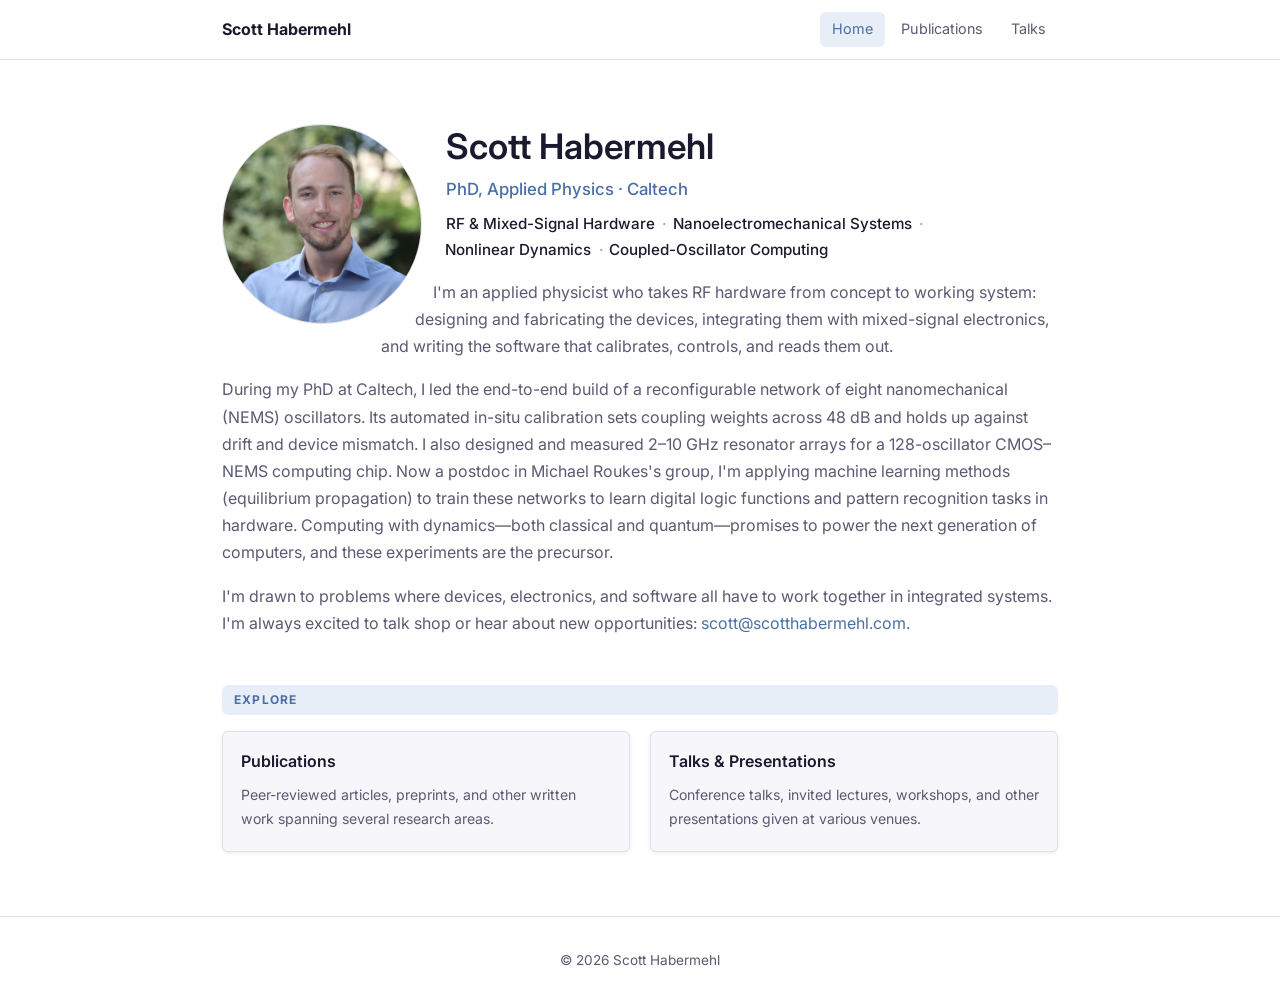
<file: index.html>
<!DOCTYPE html>
<html lang="en">
<head>
  <meta charset="UTF-8">
  <meta name="viewport" content="width=device-width, initial-scale=1.0">
  <title>Scott Habermehl</title>
  <link rel="preconnect" href="https://fonts.googleapis.com">
  <link rel="preconnect" href="https://fonts.gstatic.com" crossorigin>
  <link href="https://fonts.googleapis.com/css2?family=Inter:wght@400;500;600;700&display=swap" rel="stylesheet">
  <link rel="stylesheet" href="css/style.css">
</head>
<body>

  <!-- Navigation -->
  <nav id="main-nav">
    <div class="nav-inner">
      <a href="index.html" class="nav-brand">Scott Habermehl</a>
      <button class="nav-toggle" aria-label="Toggle navigation" onclick="document.getElementById('main-nav').classList.toggle('nav-open')">
        <span></span><span></span><span></span>
      </button>
      <ul class="nav-links">
        <li><a href="index.html" class="active">Home</a></li>
        <li><a href="publications.html">Publications</a></li>
        <li><a href="talks.html">Talks</a></li>
        <!-- HIDDEN (blog): <li><a href="blog/index.html">Blog</a></li> -->
      </ul>
    </div>
  </nav>

  <!-- Hero -->
  <div class="container">
    <div class="hero">
      <!-- Photo crop: --photo-x / --photo-y = focal point (0% = left/top, 100% = right/bottom),
           --photo-zoom = magnification around that point (1 = no zoom) -->
      <div class="hero-photo" style="--photo-x: 50%; --photo-y: 35%; --photo-zoom: 1.12;">
        <img src="assets/profile.jpg" alt="Scott Habermehl">
      </div>
      <div class="hero-text">
        <h1>Scott Habermehl</h1>
        <p class="hero-tagline">PhD, Applied Physics · Caltech</p>
        <p class="hero-tags">
          <span>RF &amp; Mixed-Signal Hardware</span>
          <span>Nanoelectromechanical Systems</span>
          <span>Nonlinear Dynamics</span>
          <span>Coupled-Oscillator Computing</span>
        </p>
        <p class="hero-bio">
          I'm an applied physicist who takes RF hardware from concept to working system: designing and fabricating the devices, integrating them with mixed-signal electronics, and writing the software that calibrates, controls, and reads them out.
        </p>
        <p class="hero-bio">
          During my PhD at Caltech, I led the end-to-end build of a reconfigurable network of eight nanomechanical (NEMS) oscillators. Its automated in-situ calibration sets coupling weights across 48&nbsp;dB and holds up against drift and device mismatch. I also designed and measured 2&ndash;10&nbsp;GHz resonator arrays for a 128-oscillator CMOS&ndash;NEMS computing chip. Now a postdoc in Michael Roukes's group, I'm applying machine learning methods (equilibrium propagation) to train these networks to learn digital logic functions and pattern recognition tasks in hardware. Computing with dynamics&mdash;both classical and quantum&mdash;promises to power the next generation of computers, and these experiments are the precursor.
        </p>
        <p class="hero-bio">
          I'm drawn to problems where devices, electronics, and software all have to work together in integrated systems. I'm always excited to talk shop or hear about new opportunities:
          <a href="mailto:scott@scotthabermehl.com">scott@scotthabermehl.com</a>.
        </p>
      </div>
    </div>

    <!-- Explore -->
    <section>
      <p class="section-title">Explore</p>
      <div class="card-grid">

        <a href="publications.html" class="card" style="text-decoration:none; color:inherit;">
          <div class="card-body">
            <div class="card-title">Publications</div>
            <p class="card-desc">
              Peer-reviewed articles, preprints, and other written work spanning
              several research areas.
            </p>
          </div>
        </a>

        <a href="talks.html" class="card" style="text-decoration:none; color:inherit;">
          <div class="card-body">
            <div class="card-title">Talks &amp; Presentations</div>
            <p class="card-desc">
              Conference talks, invited lectures, workshops, and other presentations
              given at various venues.
            </p>
          </div>
        </a>

        <!-- HIDDEN (blog):
        <a href="blog/index.html" class="card" style="text-decoration:none; color:inherit;">
          <div class="card-body">
            <div class="card-title">Blog</div>
            <p class="card-desc">
              Project write-ups, tools, and short notes on topics I find interesting.
              Coming soon!
            </p>
          </div>
        </a>
        -->

      </div>
    </section>

  </div>

  <footer>
    <div class="container">
      &copy; 2026 Scott Habermehl
    </div>
  </footer>

</body>
</html>
</file>
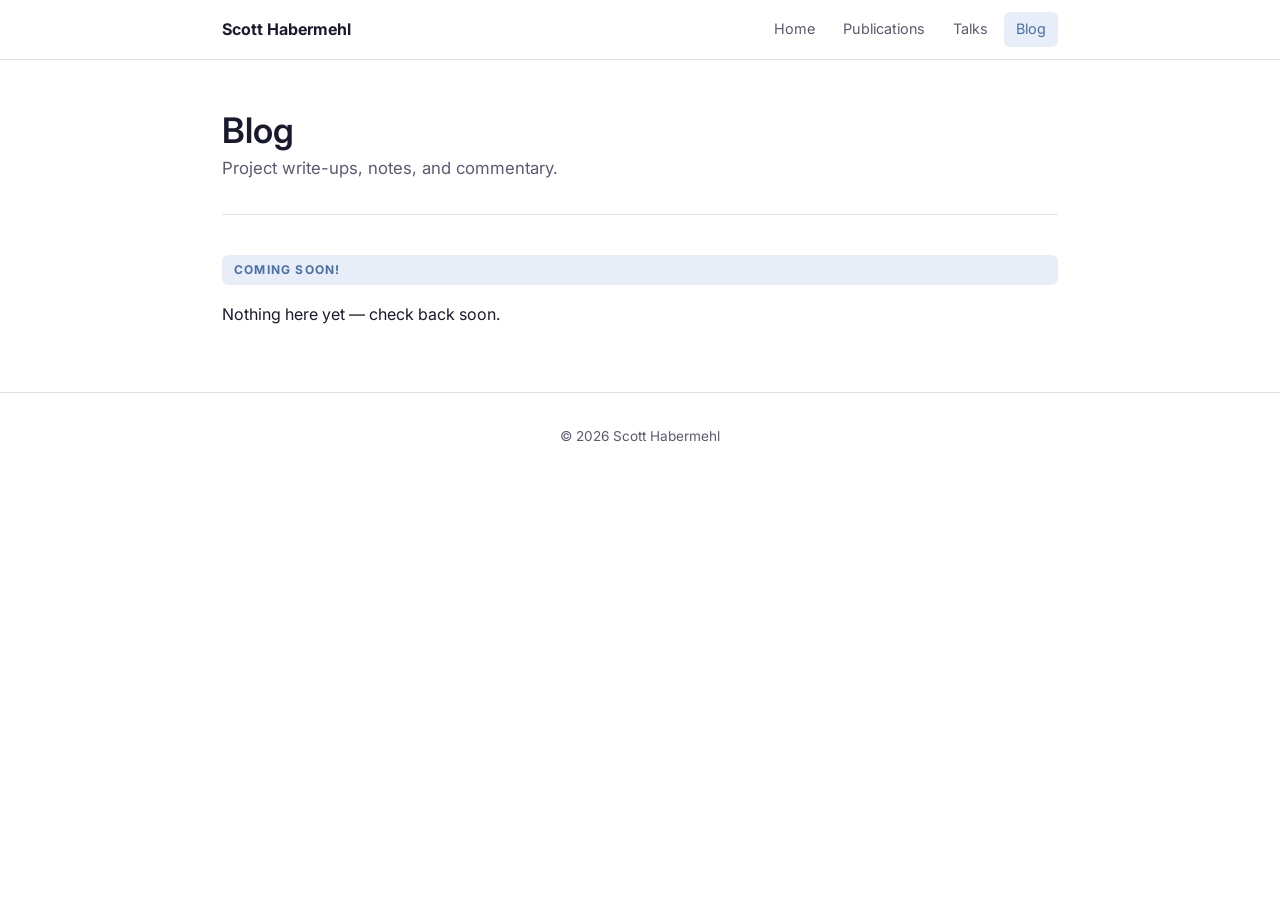
<file: blog/index.html>
<!DOCTYPE html>
<html lang="en">
<head>
  <meta charset="UTF-8">
  <meta name="viewport" content="width=device-width, initial-scale=1.0">
  <title>Blog — Scott Habermehl</title>
  <link rel="preconnect" href="https://fonts.googleapis.com">
  <link rel="preconnect" href="https://fonts.gstatic.com" crossorigin>
  <link href="https://fonts.googleapis.com/css2?family=Inter:wght@400;500;600;700&display=swap" rel="stylesheet">
  <link rel="stylesheet" href="../css/style.css">
</head>
<body>

  <nav id="main-nav">
    <div class="nav-inner">
      <a href="../index.html" class="nav-brand">Scott Habermehl</a>
      <button class="nav-toggle" aria-label="Toggle navigation" onclick="document.getElementById('main-nav').classList.toggle('nav-open')">
        <span></span><span></span><span></span>
      </button>
      <ul class="nav-links">
        <li><a href="../index.html">Home</a></li>
        <li><a href="../publications.html">Publications</a></li>
        <li><a href="../talks.html">Talks</a></li>
        <li><a href="index.html" class="active">Blog</a></li>
      </ul>
    </div>
  </nav>

  <div class="container">
    <div class="page-header">
      <h1>Blog</h1>
      <p>Project write-ups, notes, and commentary.</p>
    </div>

    <section>
      <p class="section-title">Coming Soon!</p>
      <p>Nothing here yet — check back soon.</p>
    </section>
  </div>

  <footer>
    <div class="container">
      &copy; 2026 Scott Habermehl
    </div>
  </footer>

</body>
</html>
</file>
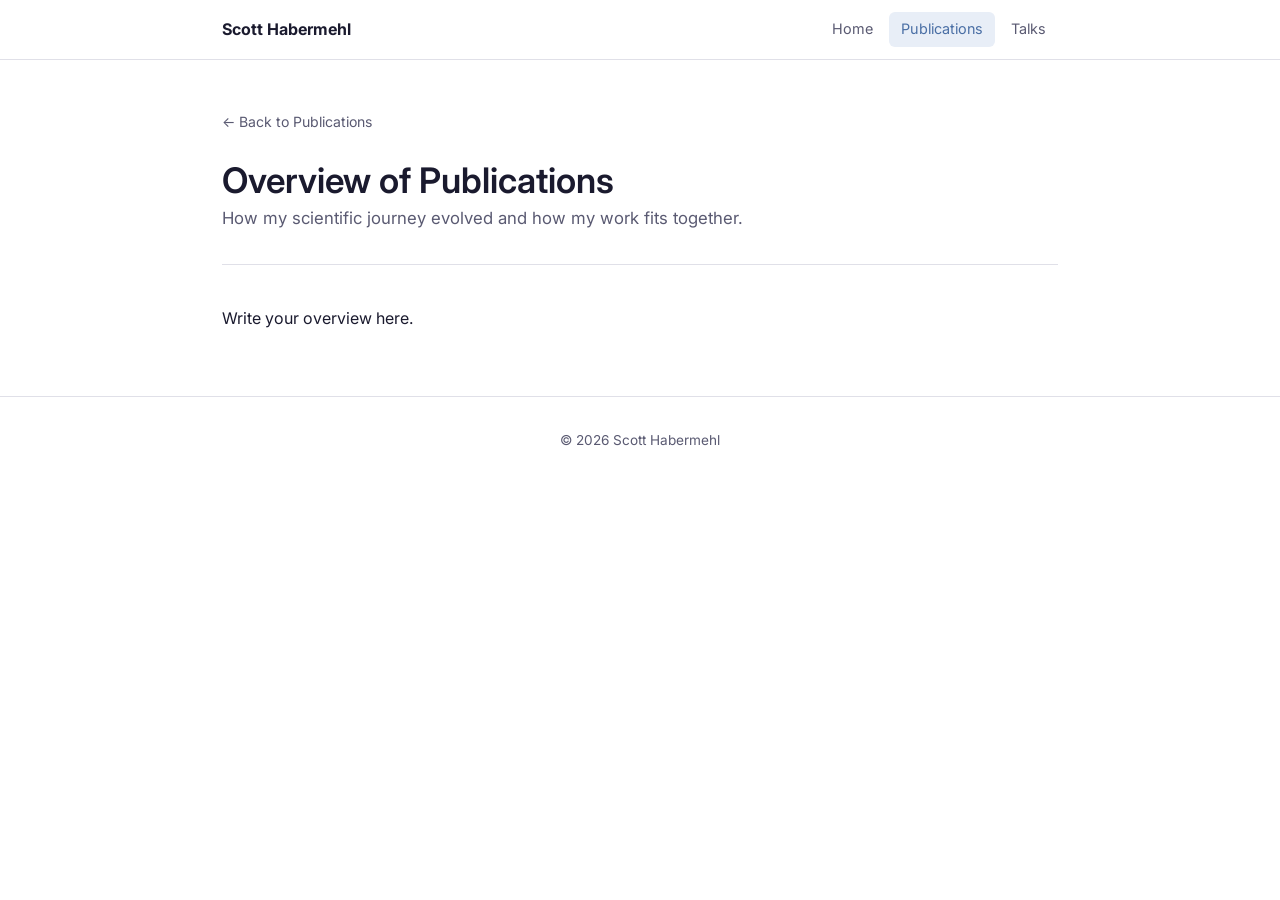
<file: publications-overview.html>
<!DOCTYPE html>
<html lang="en">
<head>
  <meta charset="UTF-8">
  <meta name="viewport" content="width=device-width, initial-scale=1.0">
  <title>Overview of Publications — Scott Habermehl</title>
  <link rel="preconnect" href="https://fonts.googleapis.com">
  <link rel="preconnect" href="https://fonts.gstatic.com" crossorigin>
  <link href="https://fonts.googleapis.com/css2?family=Inter:wght@400;500;600;700&display=swap" rel="stylesheet">
  <link rel="stylesheet" href="css/style.css">
</head>
<body>

  <nav id="main-nav">
    <div class="nav-inner">
      <a href="index.html" class="nav-brand">Scott Habermehl</a>
      <button class="nav-toggle" aria-label="Toggle navigation" onclick="document.getElementById('main-nav').classList.toggle('nav-open')">
        <span></span><span></span><span></span>
      </button>
      <ul class="nav-links">
        <li><a href="index.html">Home</a></li>
        <li><a href="publications.html" class="active">Publications</a></li>
        <li><a href="talks.html">Talks</a></li>
        <!-- HIDDEN (blog): <li><a href="blog/index.html">Blog</a></li> -->
      </ul>
    </div>
  </nav>

  <div class="container">
    <div class="page-header">
      <a href="publications.html" class="back-link">&#8592; Back to Publications</a>
      <h1>Overview of Publications</h1>
      <p>How my scientific journey evolved and how my work fits together.</p>
    </div>

    <section>
      <p>Write your overview here.</p>
    </section>
  </div>

  <footer>
    <div class="container">
      &copy; 2026 Scott Habermehl
    </div>
  </footer>

</body>
</html>
</file>
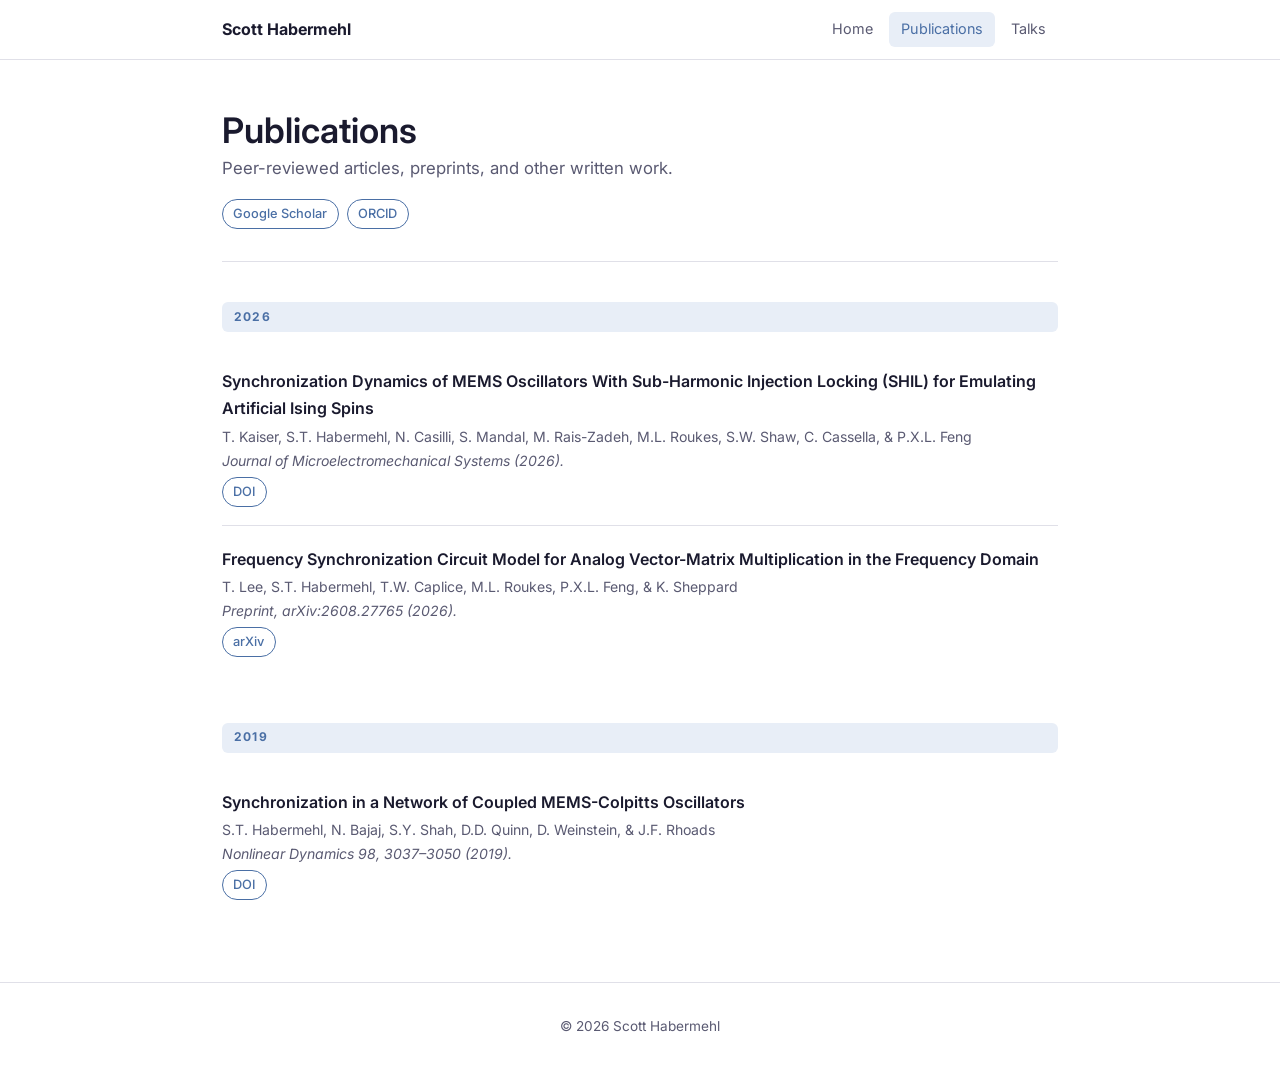
<file: publications.html>
<!DOCTYPE html>
<html lang="en">
<head>
  <meta charset="UTF-8">
  <meta name="viewport" content="width=device-width, initial-scale=1.0">
  <title>Publications — Scott Habermehl</title>
  <link rel="preconnect" href="https://fonts.googleapis.com">
  <link rel="preconnect" href="https://fonts.gstatic.com" crossorigin>
  <link href="https://fonts.googleapis.com/css2?family=Inter:wght@400;500;600;700&display=swap" rel="stylesheet">
  <link rel="stylesheet" href="css/style.css">
</head>
<body>

  <nav id="main-nav">
    <div class="nav-inner">
      <a href="index.html" class="nav-brand">Scott Habermehl</a>
      <button class="nav-toggle" aria-label="Toggle navigation" onclick="document.getElementById('main-nav').classList.toggle('nav-open')">
        <span></span><span></span><span></span>
      </button>
      <ul class="nav-links">
        <li><a href="index.html">Home</a></li>
        <li><a href="publications.html" class="active">Publications</a></li>
        <li><a href="talks.html">Talks</a></li>
        <!-- HIDDEN (blog): <li><a href="blog/index.html">Blog</a></li> -->
      </ul>
    </div>
  </nav>

  <div class="container">
    <div class="page-header">
      <h1>Publications</h1>
      <p>Peer-reviewed articles, preprints, and other written work.</p>
      <div class="link-row">
        <a href="https://scholar.google.com/citations?user=rktPAKIAAAAJ&amp;hl=en&amp;oi=ao">Google Scholar</a>
        <a href="https://orcid.org/0009-0006-2970-4580">ORCID</a>
      </div>
    </div>

    <!-- 2026 -->
    <section>
      <p class="section-title">2026</p>
      <ul class="pub-list">
        <li class="pub-item">
          <div class="pub-title">Synchronization Dynamics of MEMS Oscillators With Sub-Harmonic Injection Locking (SHIL) for Emulating Artificial Ising Spins</div>
          <div class="pub-authors">T. Kaiser, S.T. Habermehl, N. Casilli, S. Mandal, M. Rais-Zadeh, M.L. Roukes, S.W. Shaw, C. Cassella, &amp; P.X.L. Feng</div>
          <div class="pub-venue">Journal of Microelectromechanical Systems (2026).</div>
          <div class="link-row">
            <a href="https://doi.org/10.1109/JMEMS.2026.3654111">DOI</a>
          </div>
        </li>

        <li class="pub-item">
          <div class="pub-title">Frequency Synchronization Circuit Model for Analog Vector-Matrix Multiplication in the Frequency Domain</div>
          <div class="pub-authors">T. Lee, S.T. Habermehl, T.W. Caplice, M.L. Roukes, P.X.L. Feng, &amp; K. Sheppard</div>
          <div class="pub-venue">Preprint, arXiv:2608.27765 (2026).</div>
          <div class="link-row">
            <a href="https://arxiv.org/abs/2608.27765">arXiv</a>
          </div>
        </li>
      </ul>
    </section>

    <!-- 2019 -->
    <section>
      <p class="section-title">2019</p>
      <ul class="pub-list">
        <li class="pub-item">
          <div class="pub-title">Synchronization in a Network of Coupled MEMS-Colpitts Oscillators</div>
          <div class="pub-authors">S.T. Habermehl, N. Bajaj, S.Y. Shah, D.D. Quinn, D. Weinstein, &amp; J.F. Rhoads</div>
          <div class="pub-venue">Nonlinear Dynamics 98, 3037–3050 (2019).</div>
          <div class="link-row">
            <a href="https://doi.org/10.1007/s11071-019-05107-1">DOI</a>
          </div>
        </li>
      </ul>
    </section>

  </div>

  <footer>
    <div class="container">
      &copy; 2026 Scott Habermehl
    </div>
  </footer>

</body>
</html>
</file>
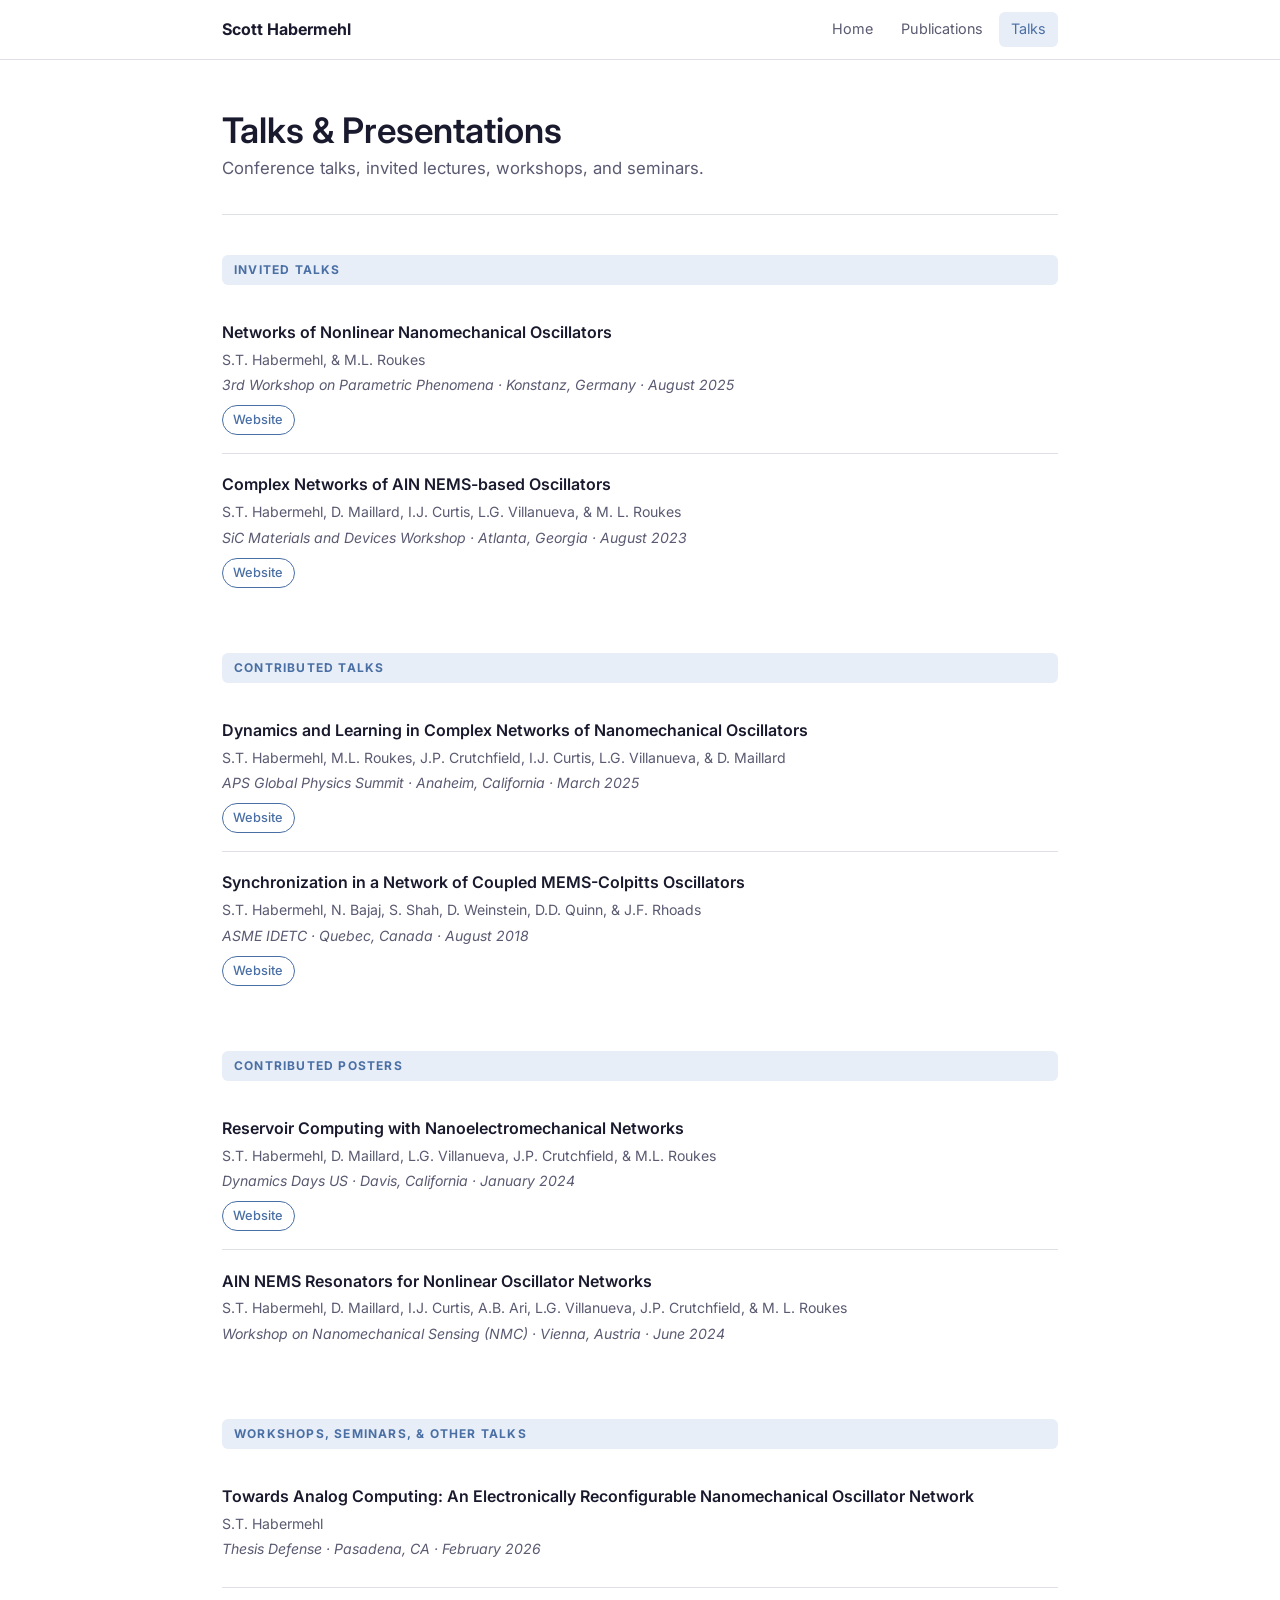
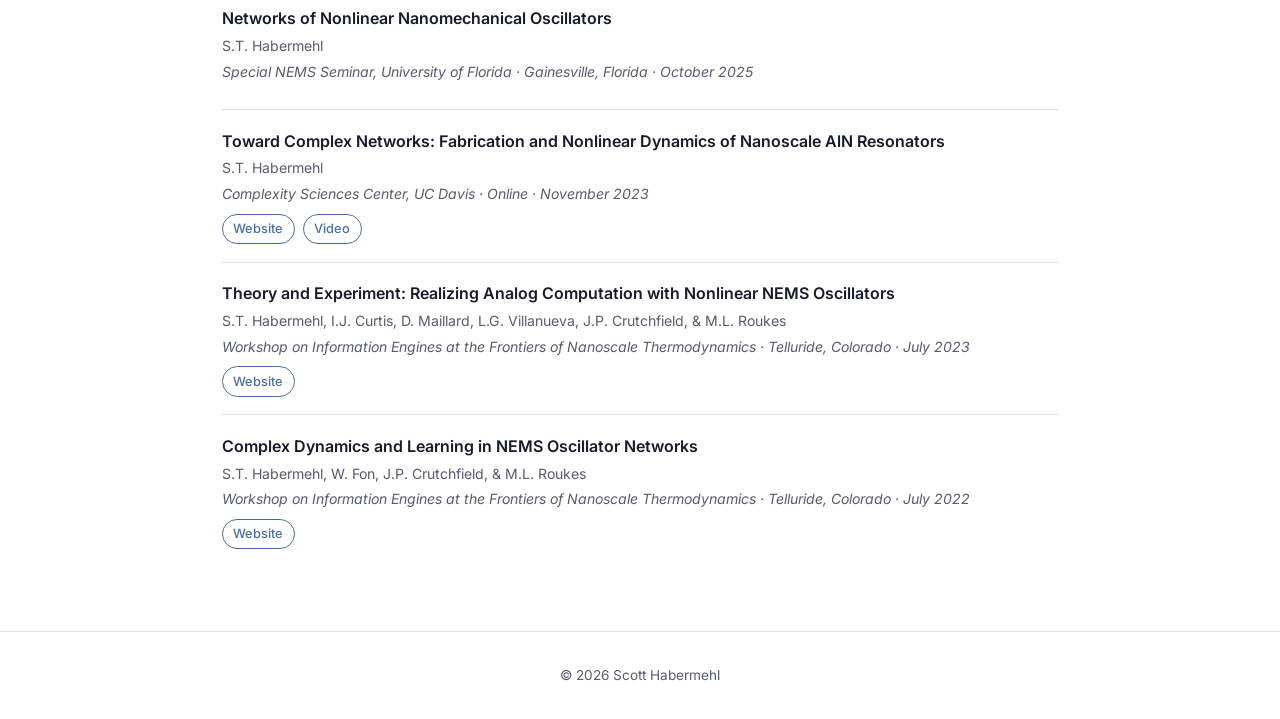
<file: talks.html>
<!DOCTYPE html>
<html lang="en">
<head>
  <meta charset="UTF-8">
  <meta name="viewport" content="width=device-width, initial-scale=1.0">
  <title>Talks — Scott Habermehl</title>
  <link rel="preconnect" href="https://fonts.googleapis.com">
  <link rel="preconnect" href="https://fonts.gstatic.com" crossorigin>
  <link href="https://fonts.googleapis.com/css2?family=Inter:wght@400;500;600;700&display=swap" rel="stylesheet">
  <link rel="stylesheet" href="css/style.css">
</head>
<body>

  <nav id="main-nav">
    <div class="nav-inner">
      <a href="index.html" class="nav-brand">Scott Habermehl</a>
      <button class="nav-toggle" aria-label="Toggle navigation" onclick="document.getElementById('main-nav').classList.toggle('nav-open')">
        <span></span><span></span><span></span>
      </button>
      <ul class="nav-links">
        <li><a href="index.html">Home</a></li>
        <li><a href="publications.html">Publications</a></li>
        <li><a href="talks.html" class="active">Talks</a></li>
        <!-- HIDDEN (blog): <li><a href="blog/index.html">Blog</a></li> -->
      </ul>
    </div>
  </nav>

  <div class="container">
    <div class="page-header">
      <h1>Talks &amp; Presentations</h1>
      <p>Conference talks, invited lectures, workshops, and seminars.</p>
    </div>

    <!-- 1. Invited Talks -->
    <section>
      <p class="section-title">Invited Talks</p>
      <ul class="talk-list">

        <li class="talk-item">
          <div class="talk-title">Networks of Nonlinear Nanomechanical Oscillators</div>
          <div class="talk-authors">S.T. Habermehl, &amp; M.L. Roukes</div>
          <div class="talk-venue">3rd Workshop on Parametric Phenomena &middot; Konstanz, Germany &middot; August 2025</div>
          <div class="link-row" style="margin-top:0.5rem;">
            <a href="https://www.pep.ethz.ch/index.html">Website</a>
            <!-- <a href="#">Slides</a> -->
            <!-- <a href="#">PDF</a> -->
            <!-- <a href="#">Poster</a> -->
            <!-- <a href="#">Video</a> -->
          </div>
        </li>

        <li class="talk-item">
          <div class="talk-title">Complex Networks of AlN NEMS-based Oscillators</div>
          <div class="talk-authors">S.T. Habermehl, D. Maillard, I.J. Curtis, L.G. Villanueva, &amp; M. L. Roukes</div>
          <div class="talk-venue">SiC Materials and Devices Workshop &middot; Atlanta, Georgia &middot; August 2023</div>
          <div class="link-row" style="margin-top:0.5rem;">
          <a href="https://sites.google.com/case.edu/sic2023">Website</a>
            <!-- <a href="#">Slides</a> -->
            <!-- <a href="#">PDF</a> -->
            <!-- <a href="#">Poster</a> -->
            <!-- <a href="#">Video</a> -->
          </div>
        </li>

      </ul>
    </section>

    <!-- 2. Contributed Conference Talks -->
    <section>
      <p class="section-title">Contributed Talks</p>
      <ul class="talk-list">

        <li class="talk-item">
          <div class="talk-title">Dynamics and Learning in Complex Networks of Nanomechanical Oscillators</div>
          <div class="talk-authors">S.T. Habermehl, M.L. Roukes, J.P. Crutchfield, I.J. Curtis, L.G. Villanueva, &amp; D. Maillard</div>
          <div class="talk-venue">APS Global Physics Summit &middot; Anaheim, California &middot; March 2025</div>
          <div class="link-row" style="margin-top:0.5rem;">
            <a href="https://www.aps.org/">Website</a>
            <!-- <a href="#">Slides</a> -->
            <!-- <a href="#">PDF</a> -->
            <!-- <a href="#">Poster</a> -->
            <!-- <a href="#">Video</a> -->
          </div>
        </li>

        <li class="talk-item">
          <div class="talk-title">Synchronization in a Network of Coupled MEMS-Colpitts Oscillators</div>
          <div class="talk-authors">S.T. Habermehl, N. Bajaj, S. Shah, D. Weinstein, D.D. Quinn, &amp; J.F. Rhoads</div>
          <div class="talk-venue">ASME IDETC &middot; Quebec, Canada &middot; August 2018</div>
          <div class="link-row" style="margin-top:0.5rem;">
          <a href="https://asmedigitalcollection.asme.org/IDETC-CIE/IDETC-CIE2018/volume/51722">Website</a>
            <!-- <a href="#">Slides</a> -->
            <!-- <a href="#">PDF</a> -->
            <!-- <a href="#">Poster</a> -->
            <!-- <a href="#">Video</a> -->
          </div>
        </li>

      </ul>
    </section>

    <!-- 3. Contributed Posters -->
    <section>
      <p class="section-title">Contributed Posters</p>
      <ul class="talk-list">

        <li class="talk-item">
          <div class="talk-title">Reservoir Computing with Nanoelectromechanical Networks</div>
          <div class="talk-authors">S.T. Habermehl, D. Maillard, L.G. Villanueva, J.P. Crutchfield, &amp; M.L. Roukes</div>
          <div class="talk-venue">Dynamics Days US &middot; Davis, California &middot; January 2024</div>
          <div class="link-row" style="margin-top:0.5rem;">
          <a href="https://dynamicsdays.info/us/index.html">Website</a>
            <!-- <a href="#">Slides</a> -->
            <!-- <a href="#">PDF</a> -->
            <!-- <a href="#">Poster</a> -->
            <!-- <a href="#">Video</a> -->
          </div>
        </li>

        <li class="talk-item">
          <div class="talk-title">AlN NEMS Resonators for Nonlinear Oscillator Networks</div>
          <div class="talk-authors">S.T. Habermehl, D. Maillard, I.J. Curtis, A.B. Ari, L.G. Villanueva, J.P. Crutchfield, &amp; M. L. Roukes</div>
          <div class="talk-venue">Workshop on Nanomechanical Sensing (NMC) &middot; Vienna, Austria &middot; June 2024</div>
          <div class="link-row" style="margin-top:0.5rem;">
            <!-- <a href="#">Website</a> -->
            <!-- <a href="#">Slides</a> -->
            <!-- <a href="#">PDF</a> -->
            <!-- <a href="#">Poster</a> -->
            <!-- <a href="#">Video</a> -->
          </div>
        </li>

      </ul>
    </section>

    <!-- 4. Workshops, Seminars, and Other Talks -->
    <section>
      <p class="section-title">Workshops, Seminars, &amp; Other Talks</p>
      <ul class="talk-list">

        <li class="talk-item">
          <div class="talk-title">Towards Analog Computing: An Electronically Reconfigurable Nanomechanical Oscillator Network</div>
          <div class="talk-authors">S.T. Habermehl</div>
          <div class="talk-venue">Thesis Defense &middot; Pasadena, CA &middot; February 2026</div>
          <div class="link-row" style="margin-top:0.5rem;">
            <!-- <a href="#">Website</a> -->
            <!-- <a href="#">Slides</a> -->
            <!-- <a href="#">PDF</a> -->
            <!-- <a href="#">Poster</a> -->
            <!-- <a href="#">Video</a> -->
          </div>
        </li>

        <li class="talk-item">
          <div class="talk-title">Networks of Nonlinear Nanomechanical Oscillators</div>
          <div class="talk-authors">S.T. Habermehl</div>
          <div class="talk-venue">Special NEMS Seminar, University of Florida &middot; Gainesville, Florida &middot; October 2025</div>
          <div class="link-row" style="margin-top:0.5rem;">
            <!-- <a href="#">Website</a> -->
            <!-- <a href="#">Slides</a> -->
            <!-- <a href="#">PDF</a> -->
            <!-- <a href="#">Poster</a> -->
            <!-- <a href="#">Video</a> -->
          </div>
        </li>

        <li class="talk-item">
          <div class="talk-title">Toward Complex Networks: Fabrication and Nonlinear Dynamics of Nanoscale AlN Resonators</div>
          <div class="talk-authors">S.T. Habermehl</div>
          <div class="talk-venue">Complexity Sciences Center, UC Davis &middot; Online &middot; November 2023</div>
          <div class="link-row" style="margin-top:0.5rem;">
            <a href="https://csc.ucdavis.edu/Welcome.html">Website</a> 
            <!-- <a href="#">Slides</a> -->
            <!-- <a href="#">PDF</a> -->
            <!-- <a href="#">Poster</a> -->
            <a href="https://csc.ucdavis.edu/~chaos/share/Habermehl.15nov23.mp4">Video</a>
          </div>
        </li>

        <li class="talk-item">
          <div class="talk-title">Theory and Experiment: Realizing Analog Computation with Nonlinear NEMS Oscillators</div>
          <div class="talk-authors">S.T. Habermehl, I.J. Curtis, D. Maillard, L.G. Villanueva, J.P. Crutchfield, &amp; M.L. Roukes</div>
          <div class="talk-venue">Workshop on Information Engines at the Frontiers of Nanoscale Thermodynamics &middot; Telluride, Colorado &middot; July 2023</div>
          <div class="link-row" style="margin-top:0.5rem;">
          <a href="https://telluridescience.org/">Website</a>
            <!-- <a href="#">Slides</a> -->
            <!-- <a href="#">PDF</a> -->
            <!-- <a href="#">Poster</a> -->
            <!-- <a href="#">Video</a> -->
          </div>
        </li>

        <li class="talk-item">
          <div class="talk-title">Complex Dynamics and Learning in NEMS Oscillator Networks</div>
          <div class="talk-authors">S.T. Habermehl, W. Fon, J.P. Crutchfield, &amp; M.L. Roukes</div>
          <div class="talk-venue">Workshop on Information Engines at the Frontiers of Nanoscale Thermodynamics &middot; Telluride, Colorado &middot; July 2022</div>
          <div class="link-row" style="margin-top:0.5rem;">
          <a href="https://telluridescience.org/">Website</a>
            <!-- <a href="#">Slides</a> -->
            <!-- <a href="#">PDF</a> -->
            <!-- <a href="#">Poster</a> -->
            <!-- <a href="#">Video</a> -->
          </div>
        </li>

      </ul>
    </section>

  </div>

  <footer>
    <div class="container">
      &copy; 2026 Scott Habermehl
    </div>
  </footer>

</body>
</html>
</file>
<file: css/style.css>
/* ============================================================
   Personal Website — Shared Stylesheet
   ============================================================ */

/* --- Variables -------------------------------------------- */
:root {
  --color-bg:         #ffffff;
  --color-text:       #1a1a2e;
  --color-text-muted: #5a5a72;
  --color-accent:     #4a6fa5;
  --color-accent-hover: #3a5a8f;
  --color-border:     #e0e0e8;
  --color-card-bg:    #f7f7fb;
  --color-tag-bg:     #e8eef7;
  --color-tag-text:   #4a6fa5;

  --font-body: 'Inter', system-ui, -apple-system, sans-serif;
  --font-mono: 'JetBrains Mono', 'Fira Code', monospace;

  --container-width: 900px;
  --container-pad:   2rem;
  --nav-height:      60px;

  --radius:   6px;
  --shadow:   0 1px 4px rgba(0,0,0,0.08);
}

/* --- Reset ------------------------------------------------ */
*, *::before, *::after { box-sizing: border-box; margin: 0; padding: 0; }

html { scroll-behavior: smooth; }

body {
  font-family: var(--font-body);
  font-size: 1rem;
  line-height: 1.7;
  color: var(--color-text);
  background: var(--color-bg);
}

img { display: block; max-width: 100%; height: auto; }
a { color: var(--color-accent); text-decoration: none; }
a:hover { color: var(--color-accent-hover); text-decoration: underline; }

h1, h2, h3, h4 { line-height: 1.3; font-weight: 600; }
h1 { font-size: clamp(1.6rem, 4vw, 2.2rem); }
h2 { font-size: clamp(1.2rem, 3vw, 1.6rem); margin-bottom: 1rem; }
h3 { font-size: 1.1rem; }

p { margin-bottom: 1em; }
p:last-child { margin-bottom: 0; }

/* --- Container -------------------------------------------- */
.container {
  max-width: var(--container-width);
  margin: 0 auto;
  padding: 0 var(--container-pad);
}

/* --- Navigation ------------------------------------------- */
nav {
  position: sticky;
  top: 0;
  z-index: 100;
  background: var(--color-bg);
  border-bottom: 1px solid var(--color-border);
  height: var(--nav-height);
}

.nav-inner {
  max-width: var(--container-width);
  margin: 0 auto;
  padding: 0 var(--container-pad);
  height: 100%;
  display: flex;
  align-items: center;
  justify-content: space-between;
  gap: 1rem;
}

.nav-brand {
  font-weight: 700;
  font-size: 1rem;
  color: var(--color-text);
  white-space: nowrap;
}
.nav-brand:hover { text-decoration: none; color: var(--color-accent); }

.nav-links {
  list-style: none;
  display: flex;
  gap: 0.25rem;
  align-items: center;
}

.nav-links a {
  display: block;
  padding: 0.35rem 0.75rem;
  border-radius: var(--radius);
  font-size: 0.9rem;
  color: var(--color-text-muted);
  transition: color 0.15s, background 0.15s;
}
.nav-links a:hover,
.nav-links a.active {
  color: var(--color-accent);
  background: var(--color-tag-bg);
  text-decoration: none;
}

/* Hamburger button (mobile) */
.nav-toggle {
  display: none;
  flex-direction: column;
  gap: 5px;
  background: none;
  border: none;
  cursor: pointer;
  padding: 4px;
}
.nav-toggle span {
  display: block;
  width: 22px;
  height: 2px;
  background: var(--color-text);
  border-radius: 2px;
  transition: all 0.2s;
}

/* Mobile nav open state */
.nav-open .nav-links {
  display: flex;
  flex-direction: column;
  align-items: flex-start;
  gap: 0;
  position: absolute;
  top: var(--nav-height);
  left: 0;
  right: 0;
  background: var(--color-bg);
  border-bottom: 1px solid var(--color-border);
  padding: 0.5rem 0;
  box-shadow: 0 4px 12px rgba(0,0,0,0.08);
}
.nav-open .nav-links a {
  width: 100%;
  padding: 0.75rem var(--container-pad);
  border-radius: 0;
  font-size: 1rem;
}

/* --- Page header ------------------------------------------ */
.page-header {
  padding: 3rem 0 2rem;
  border-bottom: 1px solid var(--color-border);
  margin-bottom: 2.5rem;
}
.page-header p {
  color: var(--color-text-muted);
  font-size: 1.05rem;
}

/* --- Section ---------------------------------------------- */
section { margin-bottom: 3rem; }

.section-title {
  display: block;
  font-size: 0.75rem;
  font-weight: 700;
  text-transform: uppercase;
  letter-spacing: 0.1em;
  color: var(--color-accent);
  background: var(--color-tag-bg);
  padding: 0.3rem 0.75rem;
  border-radius: var(--radius);
  margin-bottom: 1rem;
}

/* --- Card grid -------------------------------------------- */
.card-grid {
  display: grid;
  grid-template-columns: repeat(auto-fit, minmax(260px, 1fr));  /* cards stretch to fill the row */
  gap: 1.25rem;
}

.card {
  background: var(--color-card-bg);
  border: 1px solid var(--color-border);
  border-radius: var(--radius);
  overflow: hidden;
  box-shadow: var(--shadow);
  display: flex;
  flex-direction: column;
  transition: box-shadow 0.15s, transform 0.15s;
}
.card:hover {
  box-shadow: 0 4px 16px rgba(74,111,165,0.12);
  transform: translateY(-2px);
}

.card-img {
  width: 100%;
  aspect-ratio: 3/2;
  object-fit: cover;
}

.card-body {
  padding: 1rem 1.1rem 1.25rem;
  flex: 1;
  display: flex;
  flex-direction: column;
  gap: 0.5rem;
}

.card-title { font-size: 1rem; font-weight: 600; }
.card-desc  { font-size: 0.88rem; color: var(--color-text-muted); flex: 1; }

/* --- Tags ------------------------------------------------- */
.tags {
  display: flex;
  flex-wrap: wrap;
  gap: 0.4rem;
}
.tag {
  font-size: 0.75rem;
  font-weight: 500;
  background: var(--color-tag-bg);
  color: var(--color-tag-text);
  padding: 0.2rem 0.6rem;
  border-radius: 999px;
}

/* --- Link row (PDF, DOI, GitHub, etc.) -------------------- */
.link-row {
  display: flex;
  flex-wrap: wrap;
  gap: 0.5rem;
  margin-top: 0.25rem;
}
.link-row a {
  font-size: 0.8rem;
  font-weight: 500;
  padding: 0.2rem 0.65rem;
  border: 1px solid var(--color-accent);
  border-radius: 999px;
  color: var(--color-accent);
  transition: background 0.15s, color 0.15s;
}
.link-row a:hover {
  background: var(--color-accent);
  color: #fff;
  text-decoration: none;
}

/* --- Publications list ------------------------------------ */
.pub-list { list-style: none; }
.pub-item {
  padding: 1.1rem 0;
  border-bottom: 1px solid var(--color-border);
}
.pub-item:last-child { border-bottom: none; }
.pub-authors { font-size: 0.88rem; color: var(--color-text-muted); }
.pub-title   { font-weight: 600; font-size: 1rem; margin: 0.15rem 0; }
.pub-venue   { font-size: 0.88rem; color: var(--color-text-muted); font-style: italic; }

/* --- Talks list ------------------------------------------- */
.talk-list { list-style: none; }
.talk-item {
  padding: 1.1rem 0;
  border-bottom: 1px solid var(--color-border);
}
.talk-item:last-child { border-bottom: none; }
.talk-title    { font-weight: 600; font-size: 1rem; }
.talk-authors  { font-size: 0.88rem; color: var(--color-text-muted); margin-top: 0.1rem; }
.talk-venue    { font-size: 0.88rem; color: var(--color-text-muted); font-style: italic; margin-top: 0.1rem; }
.talk-abstract { font-size: 0.9rem; color: var(--color-text-muted); margin-top: 0.35rem; }

/* --- Hero (landing page) ---------------------------------- */
.hero {
  padding: 4rem 0 0;
  display: flow-root;  /* contains the floated photo */
  margin-bottom: 3rem;
}

/* Crop is set per-photo via --photo-x, --photo-y, --photo-zoom (see index.html).
   The photo floats left; shape-outside keeps the text beside it flush, then curves
   it around the photo's lower-right edge so it tucks in underneath. */
.hero-photo {
  --photo-x: 50%;
  --photo-y: 50%;
  --photo-zoom: 1;
  width: 200px;
  height: 200px;
  border-radius: 50%;
  overflow: hidden;
  float: left;
  margin: 0 1.75rem 0.75rem 0;
  shape-outside: inset(0 round 0 0 50% 0) border-box;
  shape-margin: 1.5rem;
  border: 1px solid var(--color-border);
}
.hero-photo img {
  width: 100%;
  height: 100%;
  object-fit: cover;
  object-position: var(--photo-x) var(--photo-y);
  transform: scale(var(--photo-zoom));
  transform-origin: var(--photo-x) var(--photo-y);
}

.hero-text h1 { margin-bottom: 0.3rem; }
.hero-tagline {
  font-size: 1.05rem;
  color: var(--color-accent);
  font-weight: 500;
  margin-bottom: 0.5rem;
}
/* Areas of interest: plain text with dot separators. Each item stays on one line and
   its dot travels with it, so a wrapped line never starts with a separator. */
.hero-tags {
  font-size: 0.95rem;
  font-weight: 500;
  color: var(--color-text);
  margin-bottom: 1rem;
}
.hero-tags span { white-space: nowrap; }
.hero-tags span:not(:last-child)::after {
  content: "·";
  margin: 0 0.1rem 0 0.45rem;
  color: #a0a0b4;
}
.hero-bio { color: var(--color-text-muted); }

/* --- Wiki layout ------------------------------------------ */
.wiki-layout {
  display: grid;
  grid-template-columns: 1fr 220px;
  gap: 3rem;
  align-items: start;
  padding: 2.5rem 0 3rem;
}

.wiki-toc {
  position: sticky;
  top: calc(var(--nav-height) + 1.5rem);
  font-size: 0.85rem;
}
.wiki-toc h4 {
  font-size: 0.75rem;
  font-weight: 700;
  text-transform: uppercase;
  letter-spacing: 0.08em;
  color: var(--color-text-muted);
  margin-bottom: 0.6rem;
}
.wiki-toc ol,
.wiki-toc ul {
  padding-left: 1.1rem;
  color: var(--color-text-muted);
  line-height: 2;
}
.wiki-toc a { color: var(--color-text-muted); }
.wiki-toc a:hover { color: var(--color-accent); text-decoration: none; }

.wiki-content h2 { margin-top: 2rem; margin-bottom: 0.75rem; }
.wiki-content h3 { margin-top: 1.5rem; margin-bottom: 0.5rem; }
.wiki-content img { border-radius: var(--radius); margin: 1.5rem 0; border: 1px solid var(--color-border); }

.wiki-meta {
  font-size: 0.85rem;
  color: var(--color-text-muted);
  margin-bottom: 2rem;
  padding-bottom: 1rem;
  border-bottom: 1px solid var(--color-border);
}

.back-link {
  display: inline-flex;
  align-items: center;
  gap: 0.3rem;
  font-size: 0.88rem;
  color: var(--color-text-muted);
  margin-bottom: 1.5rem;
}
.back-link:hover { color: var(--color-accent); text-decoration: none; }

/* --- Post content built from LaTeX (blog_drafts/build.sh) -- */
.wiki-content { min-width: 0; }  /* let wide equations/tables scroll instead of widening the page */
.wiki-content figure { margin: 1.75rem 0; }
.wiki-content figure img { margin: 0 auto 0.75rem; }
.wiki-content figcaption,
.wiki-content caption {
  font-size: 0.88rem;
  color: var(--color-text-muted);
  text-align: center;
}
.wiki-content figcaption strong,
.wiki-content caption strong { color: var(--color-text); }

.table-scroll { overflow-x: auto; margin: 1.75rem 0; }
.wiki-content table {
  border-collapse: collapse;
  margin: 0 auto;
  font-size: 0.92rem;
  border-top: 2px solid var(--color-text);
  border-bottom: 2px solid var(--color-text);
}
.wiki-content caption { padding-bottom: 0.5rem; }
.wiki-content thead th { border-bottom: 1px solid var(--color-text); }
.wiki-content th,
.wiki-content td { padding: 0.35rem 0.9rem; }

/* Long display equations scroll sideways instead of overflowing on phones */
mjx-container[display="true"] {
  overflow-x: auto;
  overflow-y: hidden;
  min-width: 0 !important;  /* MathJax sets an inline min-width on numbered equations */
}

.wiki-content .footnotes,
.wiki-content #refs {
  font-size: 0.88rem;
  color: var(--color-text-muted);
}
.wiki-content .footnotes hr { border: none; border-top: 1px solid var(--color-border); margin: 2rem 0 1rem; }
.wiki-content .csl-entry { padding-left: 1.5em; text-indent: -1.5em; margin-bottom: 0.5em; }

/* --- Overview link box ------------------------------------ */
.overview-link-box {
  margin-bottom: 2rem;
  font-size: 0.95rem;
}

/* --- Announcements (landing page) ------------------------- */
.announcement {
  border-left: 3px solid var(--color-accent);
  padding: 0.6rem 0 0.6rem 1.1rem;
  margin-bottom: 1.25rem;
}

.announcement-header {
  display: flex;
  align-items: baseline;
  gap: 0.75rem;
  flex-wrap: wrap;
  margin-bottom: 0.3rem;
}
.announcement-title { font-weight: 600; font-size: 1rem; }
.announcement-date  { font-size: 0.85rem; color: var(--color-text-muted); }

/* --- Updates (landing page) ------------------------------- */
.update-item {
  padding: 1.1rem 0;
  border-bottom: 1px solid var(--color-border);
}
.update-item:last-child { border-bottom: none; }

.update-header {
  display: flex;
  align-items: baseline;
  gap: 0.75rem;
  margin-bottom: 0.4rem;
  flex-wrap: wrap;
}
.update-title { font-weight: 600; font-size: 1rem; }
.update-date  { font-size: 0.85rem; color: var(--color-text-muted); }

/* --- Footer ----------------------------------------------- */
footer {
  margin-top: 4rem;
  padding: 2rem 0;
  border-top: 1px solid var(--color-border);
  text-align: center;
  font-size: 0.85rem;
  color: var(--color-text-muted);
}

/* --- Responsive ------------------------------------------- */
@media (max-width: 768px) {
  :root { --container-pad: 1.25rem; }

  /* Nav */
  .nav-toggle { display: flex; }
  .nav-links   { display: none; }
  nav { position: relative; }

  /* Hero */
  .hero { padding: 2.5rem 0 0; margin-bottom: 2.5rem; }
  .hero-photo {  /* stack above the text: too narrow to wrap nicely */
    float: none;
    width: 150px;
    height: 150px;
    margin: 0 0 1.5rem;
    shape-outside: none;
  }

  /* Wiki */
  .wiki-layout {
    grid-template-columns: 1fr;
  }
  .wiki-toc { display: none; }
  .wiki-content figure img { width: 100% !important; }  /* override LaTeX width= on small screens */

  /* Cards */
  .card-grid { grid-template-columns: 1fr; }
}
</file>
